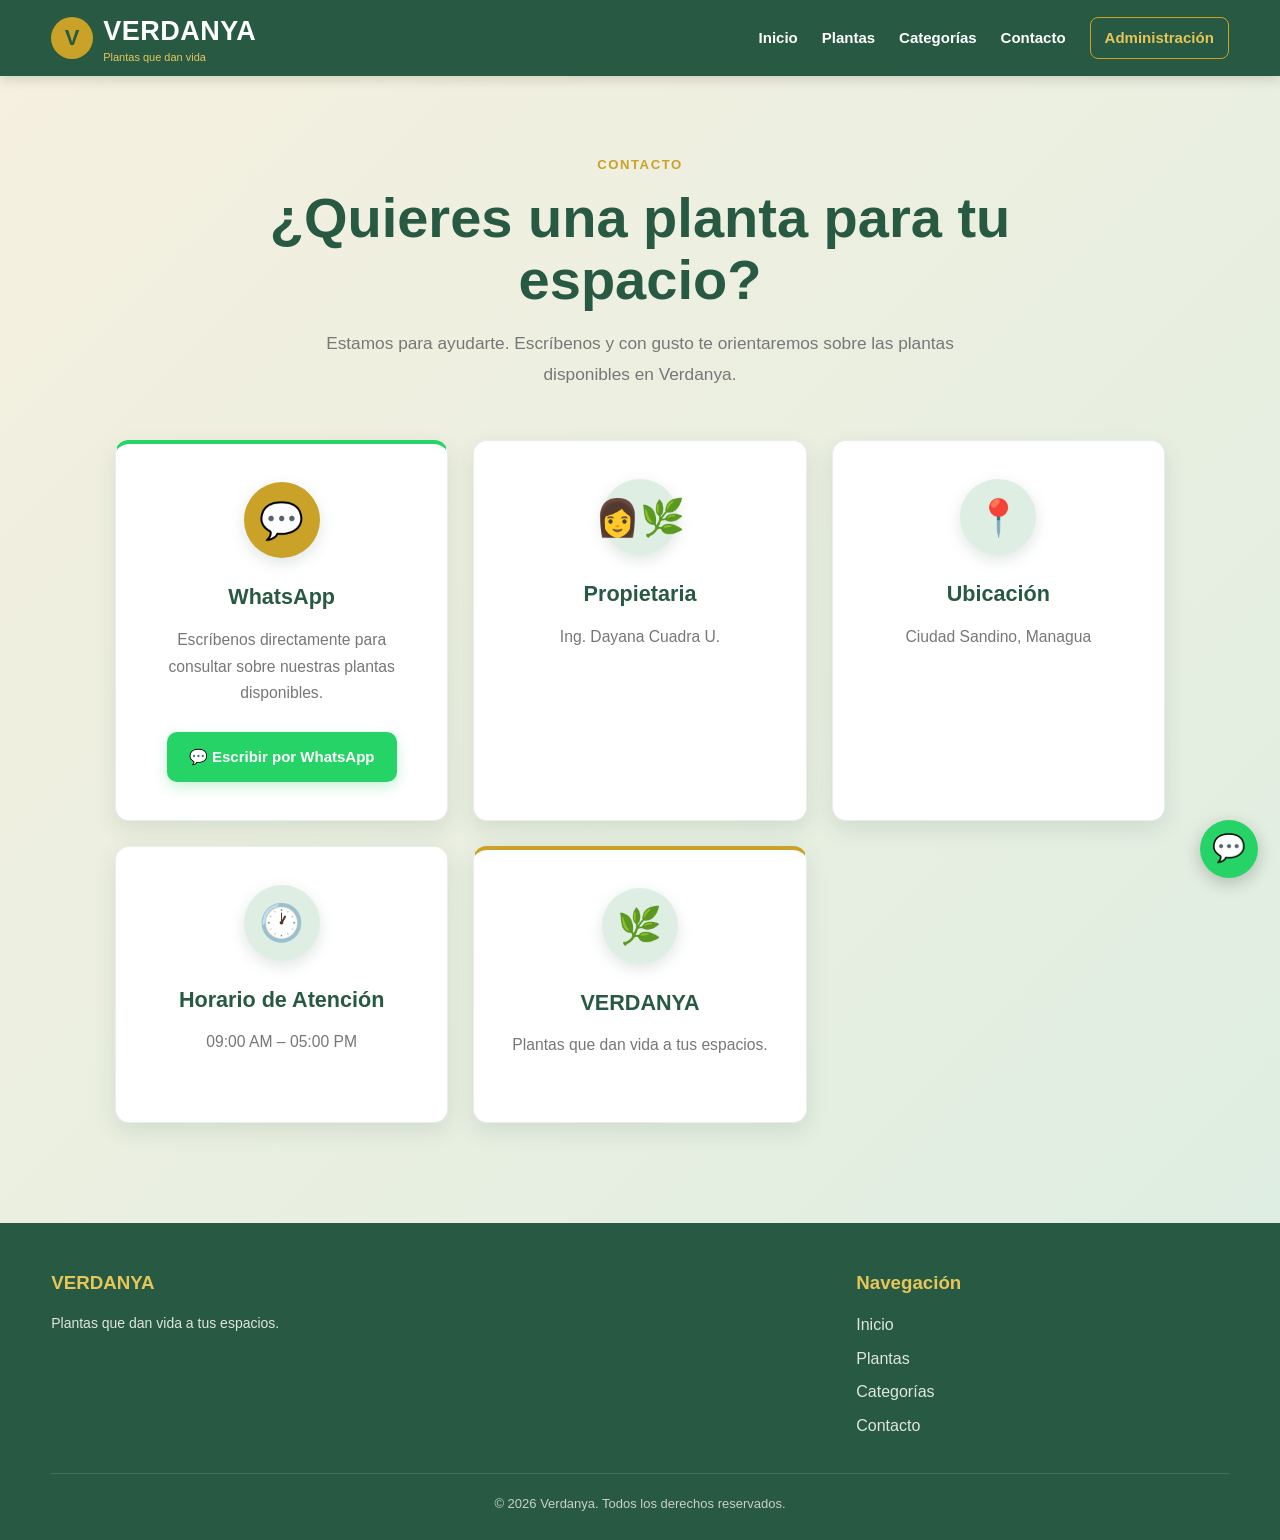
<file: Verdanya/contacto.html>
<!DOCTYPE html>
<html lang="es">

<head>

    <meta charset="UTF-8">

    <meta
        name="viewport"
        content="width=device-width, initial-scale=1.0"
    >

    <title>Contacto | Verdanya</title>

    <link
        rel="stylesheet"
        href="css/style.css"
    >

    <link
        rel="stylesheet"
        href="css/contacto.css"
    >

</head>


<body>


    <!-- =====================================================
         ENCABEZADO
    ====================================================== -->

    <header class="encabezado">

        <div class="contenedor encabezado-contenido">


            <a
                href="index.html"
                class="logo"
            >

                <div class="logo-icono">
                    V
                </div>

                <div>

                    <div class="logo-texto">
                        VERDANYA
                    </div>

                    <span class="logo-subtexto">
                        Plantas que dan vida
                    </span>

                </div>

            </a>


            <nav class="navegacion">

                <a href="index.html">
                    Inicio
                </a>

                <a href="productos.html">
                    Plantas
                </a>

                <a href="categorias.html">
                    Categorías
                </a>

                <a
                    href="contacto.html"
                    class="activo"
                >
                    Contacto
                </a>

                <a
                    href="login.html"
                    class="boton-admin"
                >
                    Administración
                </a>

            </nav>

        </div>

    </header>


    <!-- =====================================================
         CONTACTO
    ====================================================== -->

    <main>

        <section class="contacto-seccion">

            <div class="contenedor">


                <!-- ENCABEZADO -->

                <div class="contacto-encabezado">

                    <span class="contacto-etiqueta">
                        CONTACTO
                    </span>

                    <h1>
                        ¿Quieres una planta
                        para tu espacio?
                    </h1>

                    <p>
                        Estamos para ayudarte.
                        Escríbenos y con gusto te orientaremos
                        sobre las plantas disponibles en Verdanya.
                    </p>

                </div>


                <!-- INFORMACIÓN -->

                <div class="contacto-grid">


                    <!-- WHATSAPP -->

                    <article
                        class="contacto-tarjeta contacto-tarjeta-principal"
                    >

                        <div class="contacto-icono">
                            💬
                        </div>

                        <h2>
                            WhatsApp
                        </h2>

                        <p>
                            Escríbenos directamente para consultar
                            sobre nuestras plantas disponibles.
                        </p>

                        <a
                            id="boton-whatsapp-contacto"
                            href="#"
                            target="_blank"
                            rel="noopener noreferrer"
                            class="boton-whatsapp-contacto"
                        >
                            💬 Escribir por WhatsApp
                        </a>

                    </article>


                    <!-- PROPIETARIA -->

                    <article class="contacto-tarjeta">

                        <div class="contacto-icono contacto-icono-secundario">
                            👩‍🌿
                        </div>

                        <h2>
                            Propietaria
                        </h2>

                        <p>
                            Ing. Dayana Cuadra U.
                        </p>

                    </article>


                    <!-- UBICACIÓN -->

                    <article class="contacto-tarjeta">

                        <div class="contacto-icono contacto-icono-secundario">
                            📍
                        </div>

                        <h2>
                            Ubicación
                        </h2>

                        <p>
                            Ciudad Sandino, Managua
                        </p>

                    </article>


                    <!-- HORARIO -->

                    <article class="contacto-tarjeta">

                        <div class="contacto-icono contacto-icono-secundario">
                            🕐
                        </div>

                        <h2>
                            Horario de Atención
                        </h2>

                        <p>
                            09:00 AM – 05:00 PM
                        </p>

                    </article>


                    <!-- VERDANYA -->

                    <article
                        class="contacto-tarjeta contacto-tarjeta-marca"
                    >

                        <div class="contacto-icono contacto-icono-secundario">
                            🌿
                        </div>

                        <h2>
                            VERDANYA
                        </h2>

                        <p>
                            Plantas que dan vida a tus espacios.
                        </p>

                    </article>


                </div>

            </div>

        </section>

    </main>


    <!-- =====================================================
         PIE DE PÁGINA
    ====================================================== -->

    <footer class="pie">

        <div class="contenedor">

            <div class="pie-grid">


                <!-- VERDANYA -->

                <div>

                    <h3>
                        VERDANYA
                    </h3>

                    <p>
                        Plantas que dan vida a tus espacios.
                    </p>

                </div>


                <!-- NAVEGACIÓN -->

                <div>

                    <h3>
                        Navegación
                    </h3>

                    <div class="pie-enlaces">

                        <a href="index.html">
                            Inicio
                        </a>

                        <a href="productos.html">
                            Plantas
                        </a>

                        <a href="categorias.html">
                            Categorías
                        </a>

                        <a href="contacto.html">
                            Contacto
                        </a>

                    </div>

                </div>


            </div>


            <div class="pie-final">

                ©
                <span id="anio-actual">
                    2026
                </span>
                Verdanya.
                Todos los derechos reservados.

            </div>

        </div>

    </footer>


    <!-- =====================================================
         WHATSAPP FLOTANTE
    ====================================================== -->

    <a
        id="whatsapp-flotante-contacto"
        href="#"
        target="_blank"
        rel="noopener noreferrer"
        class="whatsapp-flotante"
        aria-label="Contactar por WhatsApp"
    >
        💬
    </a>


    <script src="js/config.js"></script>
    <script src="js/contacto.js"></script>

</body>

</html>
</file>
<file: Verdanya/css/style.css>
/* =========================================================
   VERDANYA
   ESTILOS GENERALES
   Identidad verde + dorado
========================================================= */


/* =========================================================
   VARIABLES
========================================================= */

:root {
    --verde-oscuro: #285943;
    --verde: #3f7d58;
    --verde-claro: #6fa878;
    --verde-suave: #dfeee2;

    --dorado: #c9a227;
    --dorado-claro: #e5c65a;

    --crema: #f5f0df;
    --crema-claro: #faf7ed;

    --blanco: #ffffff;
    --gris-claro: #e8e8e2;
    --gris: #777777;
    --gris-oscuro: #333333;

    --sombra: 0 8px 22px rgba(40, 89, 67, 0.12);
    --sombra-hover: 0 12px 30px rgba(40, 89, 67, 0.20);

    --radio: 14px;
}


/* =========================================================
   RESET
========================================================= */

* {
    box-sizing: border-box;
    margin: 0;
    padding: 0;
}

html {
    scroll-behavior: smooth;
}

body {
    font-family: Arial, Helvetica, sans-serif;
    background: var(--crema);
    color: var(--gris-oscuro);
    line-height: 1.6;
}

img {
    max-width: 100%;
}

a {
    text-decoration: none;
    color: inherit;
}

button,
input,
select,
textarea {
    font-family: inherit;
}


/* =========================================================
   CONTENEDOR
========================================================= */

.contenedor {
    width: min(1180px, 92%);
    margin: 0 auto;
}


/* =========================================================
   ENCABEZADO
========================================================= */

.encabezado {
    background: var(--verde-oscuro);
    color: var(--blanco);
    position: sticky;
    top: 0;
    z-index: 1000;
    box-shadow: 0 3px 12px rgba(0, 0, 0, 0.15);
}

.encabezado-contenido {
    min-height: 76px;
    display: flex;
    align-items: center;
    justify-content: space-between;
    gap: 30px;
}


/* =========================================================
   LOGO
========================================================= */

.logo {
    display: flex;
    align-items: center;
    gap: 10px;
}

.logo-icono {
    width: 42px;
    height: 42px;
    border-radius: 50%;
    background: var(--dorado);
    display: flex;
    align-items: center;
    justify-content: center;
    color: var(--verde-oscuro);
    font-size: 22px;
    font-weight: bold;
}

.logo-texto {
    font-size: 27px;
    font-weight: bold;
    letter-spacing: 0.5px;
}

.logo-subtexto {
    display: block;
    font-size: 11px;
    color: var(--dorado-claro);
    margin-top: -4px;
}


/* =========================================================
   NAVEGACIÓN
========================================================= */

.navegacion {
    display: flex;
    align-items: center;
    gap: 24px;
}

.navegacion a {
    color: var(--blanco);
    font-weight: 600;
    font-size: 15px;
    transition: 0.2s ease;
}

.navegacion a:hover {
    color: var(--dorado-claro);
}

.navegacion .boton-admin {
    border: 1px solid var(--dorado);
    color: var(--dorado-claro);
    padding: 8px 14px;
    border-radius: 8px;
}

.navegacion .boton-admin:hover {
    background: var(--dorado);
    color: var(--verde-oscuro);
}


/* =========================================================
   HERO
========================================================= */

.hero {
    background:
        linear-gradient(
            135deg,
            rgba(40, 89, 67, 0.97),
            rgba(63, 125, 88, 0.92)
        );
    color: var(--blanco);
    padding: 90px 0;
}

.hero-contenido {
    max-width: 720px;
}

.hero-etiqueta {
    display: inline-block;
    background: rgba(201, 162, 39, 0.18);
    border: 1px solid rgba(229, 198, 90, 0.55);
    color: var(--dorado-claro);
    padding: 7px 15px;
    border-radius: 30px;
    font-size: 14px;
    font-weight: bold;
    margin-bottom: 20px;
}

.hero h1 {
    font-size: clamp(38px, 6vw, 64px);
    line-height: 1.05;
    margin-bottom: 20px;
}

.hero h1 span {
    color: var(--dorado-claro);
}

.hero p {
    font-size: 20px;
    max-width: 650px;
    color: #f3f1e7;
    margin-bottom: 30px;
}

.hero-botones {
    display: flex;
    flex-wrap: wrap;
    gap: 14px;
}


/* =========================================================
   BOTONES
========================================================= */

.boton {
    display: inline-flex;
    align-items: center;
    justify-content: center;
    gap: 8px;

    border: none;
    border-radius: 9px;
    padding: 12px 20px;

    font-weight: bold;
    cursor: pointer;

    transition:
        transform 0.2s ease,
        box-shadow 0.2s ease,
        background 0.2s ease;
}

.boton:hover {
    transform: translateY(-2px);
}

.boton-principal {
    background: var(--dorado);
    color: var(--verde-oscuro);
    box-shadow: 0 5px 12px rgba(0, 0, 0, 0.15);
}

.boton-principal:hover {
    background: var(--dorado-claro);
}

.boton-secundario {
    background: transparent;
    color: var(--blanco);
    border: 1px solid rgba(255, 255, 255, 0.65);
}

.boton-secundario:hover {
    background: rgba(255, 255, 255, 0.1);
}

.boton-verde {
    background: var(--verde);
    color: var(--blanco);
}

.boton-verde:hover {
    background: var(--verde-oscuro);
}

.boton-whatsapp {
    background: #25d366;
    color: var(--blanco);
}

.boton-whatsapp:hover {
    background: #1ebe5b;
}


/* =========================================================
   SECCIONES
========================================================= */

.seccion {
    padding: 70px 0;
}

.seccion-crema {
    background: var(--crema);
}

.seccion-verde-suave {
    background: var(--verde-suave);
}

.seccion-blanca {
    background: var(--blanco);
}

.seccion-encabezado {
    text-align: center;
    margin-bottom: 40px;
}

.seccion-encabezado h2 {
    color: var(--verde-oscuro);
    font-size: 34px;
    margin-bottom: 10px;
}

.seccion-encabezado p {
    color: var(--gris);
    max-width: 650px;
    margin: 0 auto;
}


/* =========================================================
   TARJETAS DE CATEGORÍAS
========================================================= */

.grid-categorias {
    display: grid;
    grid-template-columns: repeat(4, 1fr);
    gap: 22px;
}

.tarjeta-categoria {
    background: var(--verde);
    color: var(--blanco);
    border-radius: var(--radio);
    padding: 28px 22px;
    text-align: center;
    box-shadow: var(--sombra);
    border: 1px solid rgba(255, 255, 255, 0.12);

    transition:
        transform 0.2s ease,
        box-shadow 0.2s ease,
        background 0.2s ease;
}

.tarjeta-categoria:hover {
    transform: translateY(-5px);
    background: var(--verde-oscuro);
    box-shadow: var(--sombra-hover);
}

.tarjeta-categoria-icono {
    width: 62px;
    height: 62px;
    margin: 0 auto 16px;

    border-radius: 50%;

    background: var(--dorado);
    color: var(--verde-oscuro);

    display: flex;
    align-items: center;
    justify-content: center;

    font-size: 27px;
    font-weight: bold;
}

.tarjeta-categoria h3 {
    margin-bottom: 5px;
    font-size: 19px;
}

.tarjeta-categoria p {
    font-size: 14px;
    opacity: 0.85;
}


/* =========================================================
   GRID PRODUCTOS
========================================================= */

.grid-productos {
    display: grid;
    grid-template-columns: repeat(4, 1fr);
    gap: 24px;
}


/* =========================================================
   TARJETA PRODUCTO
========================================================= */

.tarjeta-producto {
    background: var(--blanco);
    border-radius: var(--radio);
    overflow: hidden;

    border: 1px solid rgba(40, 89, 67, 0.10);

    box-shadow: var(--sombra);

    display: flex;
    flex-direction: column;

    transition:
        transform 0.2s ease,
        box-shadow 0.2s ease;
}

.tarjeta-producto:hover {
    transform: translateY(-5px);
    box-shadow: var(--sombra-hover);
}


/* =========================================================
   IMAGEN DEL PRODUCTO
========================================================= */

.tarjeta-producto-enlace {
    display: block;
    background: #edf2e9;
}

.tarjeta-producto-imagen {
    width: 100%;
    height: 240px;

    object-fit: contain;
    object-position: center;

    display: block;

    background: #edf2e9;

    padding: 10px;
}


/* =========================================================
   CONTENIDO DEL PRODUCTO
========================================================= */

.tarjeta-producto-contenido {
    position: relative;
    z-index: 2;

    padding: 20px;

    background: var(--blanco);

    flex: 1;
}

.tarjeta-producto-categoria {
    color: var(--verde);
    font-size: 12px;
    font-weight: bold;
    text-transform: uppercase;
    letter-spacing: 0.7px;
    margin-bottom: 6px;
}

.tarjeta-producto-titulo {
    color: var(--verde-oscuro);
    font-size: 20px;
    margin-bottom: 8px;
}

.tarjeta-producto-descripcion {
    color: var(--gris);
    font-size: 14px;
    line-height: 1.5;
    margin-bottom: 12px;
}

.tarjeta-producto-precio {
    color: var(--verde-oscuro);
    font-size: 22px;
    font-weight: bold;
}


/* =========================================================
   ACCIONES PRODUCTO
========================================================= */

.tarjeta-producto-acciones {
    padding: 0 20px 20px;

    display: flex;
    gap: 10px;

    background: var(--blanco);
}

.tarjeta-producto-acciones .boton {
    flex: 1;
}


/* =========================================================
   ETIQUETA DESTACADO
========================================================= */

.etiqueta-destacado {
    position: absolute;
    top: 12px;
    left: 12px;

    background: var(--dorado);
    color: var(--verde-oscuro);

    font-size: 12px;
    font-weight: bold;

    padding: 6px 10px;
    border-radius: 20px;

    z-index: 5;
}


/* =========================================================
   BUSCADOR / FILTROS
========================================================= */

.filtros-productos {
    background: var(--crema-claro);
    border: 1px solid rgba(40, 89, 67, 0.12);

    padding: 20px;
    border-radius: var(--radio);

    margin-bottom: 35px;

    display: flex;
    flex-wrap: wrap;
    gap: 14px;
    align-items: center;
}

.campo-busqueda {
    flex: 1;
    min-width: 240px;
}

.campo-busqueda input,
.filtro-categoria select {
    width: 100%;

    padding: 12px 14px;

    border: 1px solid #cfd7cc;
    border-radius: 9px;

    background: var(--blanco);
    color: var(--gris-oscuro);

    outline: none;
}

.campo-busqueda input:focus,
.filtro-categoria select:focus {
    border-color: var(--verde);
    box-shadow: 0 0 0 3px rgba(63, 125, 88, 0.12);
}


/* =========================================================
   MENSAJES
========================================================= */

.mensaje {
    padding: 18px 20px;
    border-radius: 10px;
    margin-bottom: 25px;
}

.mensaje-info {
    background: #e7f0e9;
    color: var(--verde-oscuro);
    border: 1px solid #c8dccd;
}

.mensaje-error {
    background: #f8e5e2;
    color: #8c3025;
    border: 1px solid #e8bdb7;
}


/* =========================================================
   PRODUCTO SIN RESULTADOS
========================================================= */

.sin-resultados {
    text-align: center;
    padding: 60px 20px;

    background: var(--crema-claro);

    border: 1px dashed #b9c6b8;
    border-radius: var(--radio);
}

.sin-resultados h3 {
    color: var(--verde-oscuro);
    margin-bottom: 8px;
}

.sin-resultados p {
    color: var(--gris);
}


/* =========================================================
   WHATSAPP FLOTANTE
========================================================= */

.whatsapp-flotante {
    position: fixed;

    right: 22px;
    bottom: 22px;

    width: 58px;
    height: 58px;

    border-radius: 50%;

    background: #25d366;
    color: var(--blanco);

    display: flex;
    align-items: center;
    justify-content: center;

    font-size: 27px;

    box-shadow: 0 5px 18px rgba(0, 0, 0, 0.22);

    z-index: 999;

    transition:
        transform 0.2s ease,
        background 0.2s ease;
}

.whatsapp-flotante:hover {
    transform: scale(1.08);
    background: #1ebe5b;
}


/* =========================================================
   PIE DE PÁGINA
========================================================= */

.pie {
    background: var(--verde-oscuro);
    color: var(--blanco);

    padding: 45px 0 25px;

    margin-top: 0;
}

.pie-grid {
    display: grid;
    grid-template-columns: 2fr 1fr;
    gap: 60px;
    align-items: start;
}

.pie h3 {
    color: var(--dorado-claro);
    margin-bottom: 14px;
}

.pie p {
    color: #dfe7df;
    font-size: 14px;
}

.pie a {
    color: #dfe7df;
}

.pie a:hover {
    color: var(--dorado-claro);
}

.pie-enlaces {
    display: flex;
    flex-direction: column;
    gap: 8px;
}

.pie-final {
    border-top: 1px solid rgba(255, 255, 255, 0.14);

    margin-top: 35px;
    padding-top: 20px;

    text-align: center;

    color: #c8d1ca;
    font-size: 13px;
}


/* =========================================================
   UTILIDADES
========================================================= */

.texto-centro {
    text-align: center;
}

.mt-20 {
    margin-top: 20px;
}

.mt-30 {
    margin-top: 30px;
}

.mb-20 {
    margin-bottom: 20px;
}

.mb-30 {
    margin-bottom: 30px;
}


/* =========================================================
   RESPONSIVE
========================================================= */

@media (max-width: 1050px) {

    .grid-productos {
        grid-template-columns: repeat(3, 1fr);
    }

    .grid-categorias {
        grid-template-columns: repeat(3, 1fr);
    }

    .pie-grid {
        grid-template-columns: 2fr 1fr;
        gap: 45px;
    }
}


@media (max-width: 800px) {

    .encabezado-contenido {
        min-height: auto;
        padding: 15px 0;
        flex-direction: column;
        gap: 15px;
    }

    .navegacion {
        flex-wrap: wrap;
        justify-content: center;
        gap: 12px 18px;
    }

    .hero {
        padding: 65px 0;
    }

    .grid-productos {
        grid-template-columns: repeat(2, 1fr);
    }

    .grid-categorias {
        grid-template-columns: repeat(2, 1fr);
    }
}


@media (max-width: 560px) {

    .contenedor {
        width: 94%;
    }

    .hero h1 {
        font-size: 39px;
    }

    .hero p {
        font-size: 17px;
    }

    .hero-botones {
        flex-direction: column;
        align-items: stretch;
    }

    .hero-botones .boton {
        width: 100%;
    }

    .seccion {
        padding: 50px 0;
    }

    .seccion-encabezado h2 {
        font-size: 29px;
    }

    .grid-productos {
        grid-template-columns: 1fr;
    }

    .grid-categorias {
        grid-template-columns: 1fr;
    }

    .tarjeta-producto-imagen {
        height: 260px;
    }

    .tarjeta-producto-acciones {
        flex-direction: column;
    }


    /* =====================================================
       FOOTER EN MÓVIL
    ====================================================== */

    .pie {
        padding: 40px 0 22px;
    }

    .pie-grid {
        grid-template-columns: 1fr;
        gap: 28px;
    }


    /* =====================================================
       WHATSAPP EN MÓVIL
    ====================================================== */

    .whatsapp-flotante {
        width: 52px;
        height: 52px;

        right: 16px;
        bottom: 16px;
    }

}
</file>
<file: Verdanya/css/contacto.css>
/* =========================================================
   VERDANYA
   PÁGINA DE CONTACTO
========================================================= */

.contacto-seccion {

    min-height:
        calc(100vh - 76px - 260px);

    padding:
        75px 0 100px;

    background:
        linear-gradient(
            135deg,
            var(--crema),
            var(--verde-suave)
        );
}


/* =========================================================
   ENCABEZADO
========================================================= */

.contacto-encabezado {

    max-width: 760px;

    margin:
        0 auto 50px;

    text-align: center;
}

.contacto-etiqueta {

    display: inline-block;

    margin-bottom: 12px;

    color: var(--dorado);

    font-size: 0.82rem;

    font-weight: 800;

    letter-spacing: 0.12em;

    text-transform: uppercase;
}

.contacto-encabezado h1 {

    margin-bottom: 18px;

    color: var(--verde-oscuro);

    font-size:
        clamp(2.2rem, 5vw, 3.5rem);

    line-height: 1.1;
}

.contacto-encabezado p {

    max-width: 650px;

    margin:
        0 auto;

    color: var(--gris);

    font-size: 1.08rem;

    line-height: 1.8;
}


/* =========================================================
   GRID
========================================================= */

.contacto-grid {

    width: min(
        1050px,
        100%
    );

    margin:
        0 auto;

    display: grid;

    grid-template-columns:
        repeat(3, 1fr);

    gap: 25px;
}


/* =========================================================
   TARJETAS
========================================================= */

.contacto-tarjeta {

    display: flex;

    flex-direction: column;

    align-items: center;

    text-align: center;

    padding:
        38px 28px;

    background:
        var(--blanco);

    border-radius:
        var(--radio);

    border:
        1px solid
        rgba(40, 89, 67, 0.10);

    box-shadow:
        var(--sombra);

    transition:
        transform 0.2s ease,
        box-shadow 0.2s ease;
}

.contacto-tarjeta:hover {

    transform:
        translateY(-4px);

    box-shadow:
        var(--sombra-hover);
}


/* =========================================================
   WHATSAPP
========================================================= */

.contacto-tarjeta-principal {

    border-top:
        4px solid #25d366;
}


/* =========================================================
   MARCA
========================================================= */

.contacto-tarjeta-marca {

    border-top:
        4px solid var(--dorado);
}


/* =========================================================
   ICONOS
========================================================= */

.contacto-icono {

    width: 76px;
    height: 76px;

    margin:
        0 auto 22px;

    display: flex;

    align-items: center;
    justify-content: center;

    border-radius: 50%;

    background:
        var(--dorado);

    color:
        var(--verde-oscuro);

    font-size:
        36px;

    box-shadow:
        0 5px 15px
        rgba(40, 89, 67, 0.15);
}

.contacto-icono-secundario {

    background:
        var(--verde-suave);

    color:
        var(--verde-oscuro);
}


/* =========================================================
   TÍTULOS
========================================================= */

.contacto-tarjeta h2 {

    margin-bottom:
        12px;

    color:
        var(--verde-oscuro);

    font-size:
        1.35rem;
}


/* =========================================================
   TEXTO
========================================================= */

.contacto-tarjeta p {

    margin:
        0 auto 25px;

    color:
        var(--gris);

    font-size:
        0.98rem;

    line-height:
        1.7;
}


/* =========================================================
   BOTÓN WHATSAPP
========================================================= */

.boton-whatsapp-contacto {

    display:
        inline-flex;

    align-items:
        center;

    justify-content:
        center;

    gap:
        9px;

    margin-top:
        auto;

    background:
        #25d366;

    color:
        var(--blanco);

    padding:
        13px 22px;

    border-radius:
        10px;

    font-size:
        15px;

    font-weight:
        700;

    box-shadow:
        0 5px 14px
        rgba(37, 211, 102, 0.25);

    transition:
        transform 0.2s ease,
        background 0.2s ease,
        box-shadow 0.2s ease;
}

.boton-whatsapp-contacto:hover {

    background:
        #1ebe5b;

    transform:
        translateY(-2px);

    box-shadow:
        0 8px 18px
        rgba(37, 211, 102, 0.30);
}


/* =========================================================
   RESPONSIVE
========================================================= */

@media (max-width: 850px) {

    .contacto-grid {

        grid-template-columns:
            1fr 1fr;
    }

    .contacto-tarjeta-principal {

        grid-column:
            1 / -1;
    }
}


@media (max-width: 560px) {

    .contacto-seccion {

        padding:
            55px 0 70px;
    }

    .contacto-encabezado {

        margin-bottom:
            35px;
    }

    .contacto-encabezado h1 {

        font-size:
            2.15rem;
    }

    .contacto-encabezado p {

        font-size:
            1rem;
    }

    .contacto-grid {

        grid-template-columns:
            1fr;

        gap:
            18px;
    }

    .contacto-tarjeta-principal {

        grid-column:
            auto;
    }

    .contacto-tarjeta {

        padding:
            32px 22px;
    }

    .contacto-icono {

        width: 70px;
        height: 70px;

        font-size:
            32px;
    }

    .boton-whatsapp-contacto {

        width:
            100%;
    }
}
</file>
